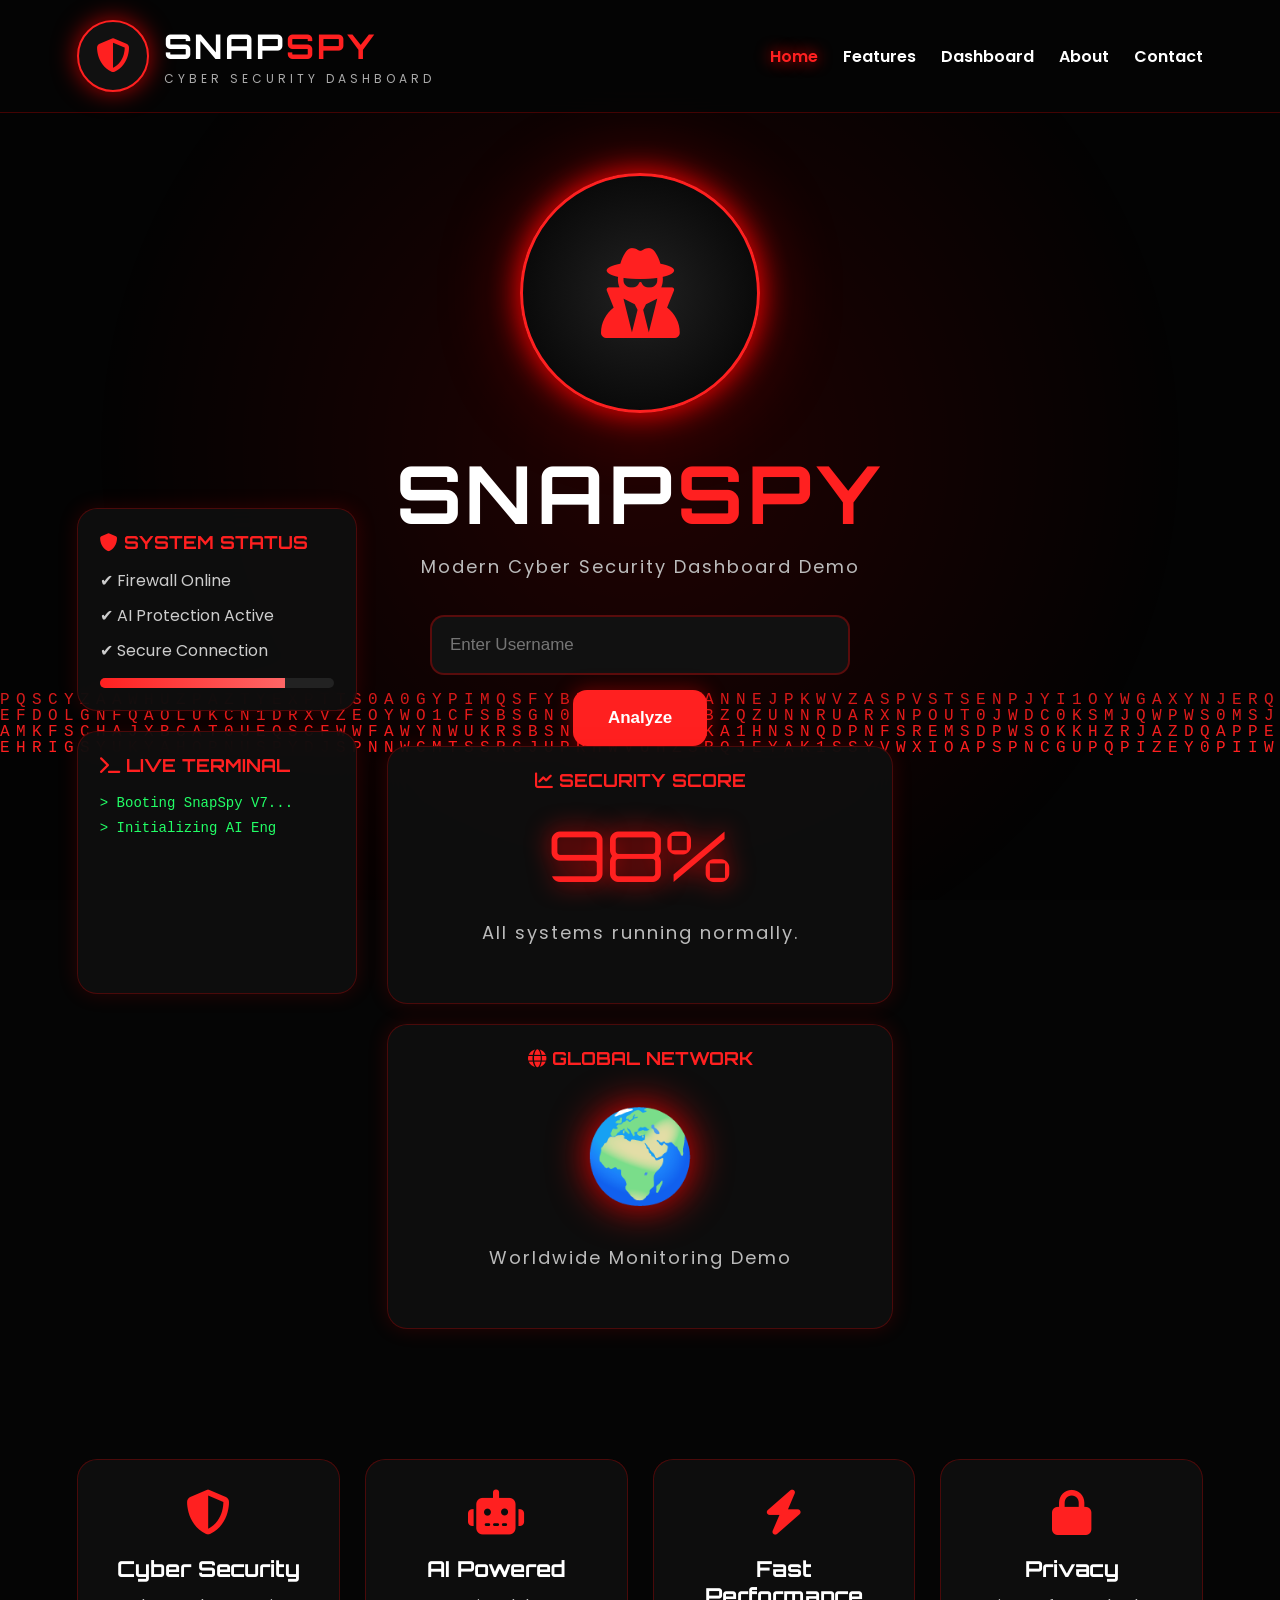
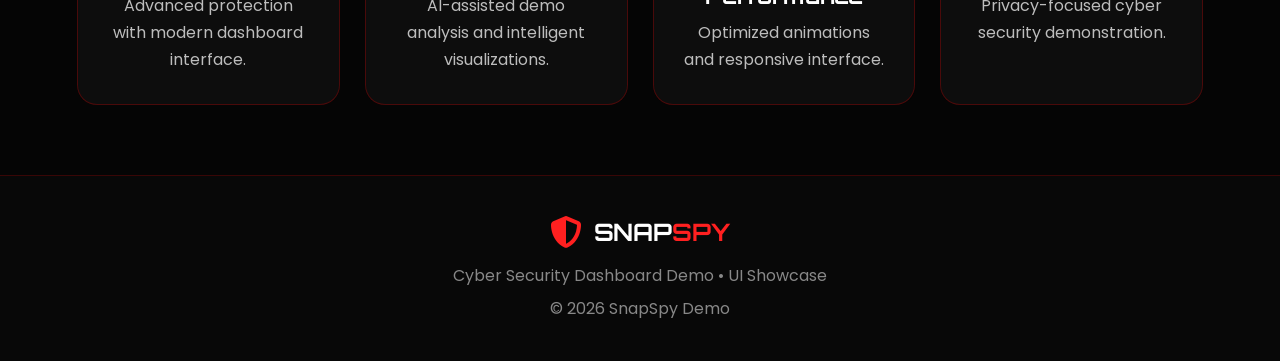
<file: index.html>
<!DOCTYPE html>
<html lang="en">

<head>

<meta charset="UTF-8">

<meta name="viewport" content="width=device-width, initial-scale=1.0">

<title>SnapSpy V7 | Cyber Security Dashboard</title>

<link rel="preconnect" href="https://fonts.googleapis.com">

<link rel="preconnect" href="https://fonts.gstatic.com" crossorigin>

<link href="https://fonts.googleapis.com/css2?family=Orbitron:wght@400;700;900&family=Poppins:wght@300;400;500;600;700&display=swap" rel="stylesheet">

<link rel="stylesheet" href="css/style.css">

<link rel="stylesheet"
href="https://cdnjs.cloudflare.com/ajax/libs/font-awesome/6.5.2/css/all.min.css">

</head>

<body>

<!-- Matrix Background -->

<canvas id="matrix"></canvas>

<div class="overlay"></div>

<!-- Header -->

<header>

<div class="logo">

<div class="logo-circle">

<i class="fa-solid fa-shield-halved"></i>

</div>

<div>

<h2>SNAP<span>SPY</span></h2>

<p>CYBER SECURITY DASHBOARD</p>

</div>

</div>

<nav>

<a class="active">Home</a>

<a>Features</a>

<a>Dashboard</a>

<a>About</a>

<a>Contact</a>

</nav>

<div class="menu">

<i class="fa-solid fa-bars"></i>

</div>

</header>

<!-- Hero -->

<section class="hero">

<div class="left-panel">

<div class="panel">

<h3><i class="fa-solid fa-shield"></i> SYSTEM STATUS</h3>

<p>✔ Firewall Online</p>

<p>✔ AI Protection Active</p>

<p>✔ Secure Connection</p>

<div class="progress">

<div class="bar"></div>

</div>

</div>

<div class="panel">

<h3><i class="fa-solid fa-terminal"></i> LIVE TERMINAL</h3>

<pre id="terminalText"></pre>

</div>

</div>

<div class="center-panel">

<div class="hacker-circle">

<i class="fa-solid fa-user-secret"></i>

</div>

<h1>SNAP<span>SPY</span></h1>

<p>Modern Cyber Security Dashboard Demo</p>

<div class="search-box">

<input
type="text"
id="username"
placeholder="Enter Username">

<button id="analyze">

Analyze

</button>

</div>
<div class="right-panel">

<div class="panel">

<h3><i class="fa-solid fa-chart-line"></i> SECURITY SCORE</h3>

<div class="score">98%</div>

<p>All systems running normally.</p>

</div>

<div class="panel">

<h3><i class="fa-solid fa-globe"></i> GLOBAL NETWORK</h3>

<div class="globe">

🌍

</div>

<p>Worldwide Monitoring Demo</p>

</div>

</div>

</section>

<section class="features">

<div class="card">

<i class="fa-solid fa-shield-halved"></i>

<h3>Cyber Security</h3>

<p>Advanced protection with modern dashboard interface.</p>

</div>

<div class="card">

<i class="fa-solid fa-robot"></i>

<h3>AI Powered</h3>

<p>AI-assisted demo analysis and intelligent visualizations.</p>

</div>

<div class="card">

<i class="fa-solid fa-bolt"></i>

<h3>Fast Performance</h3>

<p>Optimized animations and responsive interface.</p>

</div>

<div class="card">

<i class="fa-solid fa-lock"></i>

<h3>Privacy</h3>

<p>Privacy-focused cyber security demonstration.</p>

</div>

</section>

<footer>

<div class="footer-logo">

<i class="fa-solid fa-shield-halved"></i>

<h2>SNAP<span>SPY</span></h2>

</div>

<p>

Cyber Security Dashboard Demo • UI Showcase

</p>

<p>

© 2026 SnapSpy Demo

</p>

</footer>

<script src="js/app.js"></script>

</body>

</html>
</file>
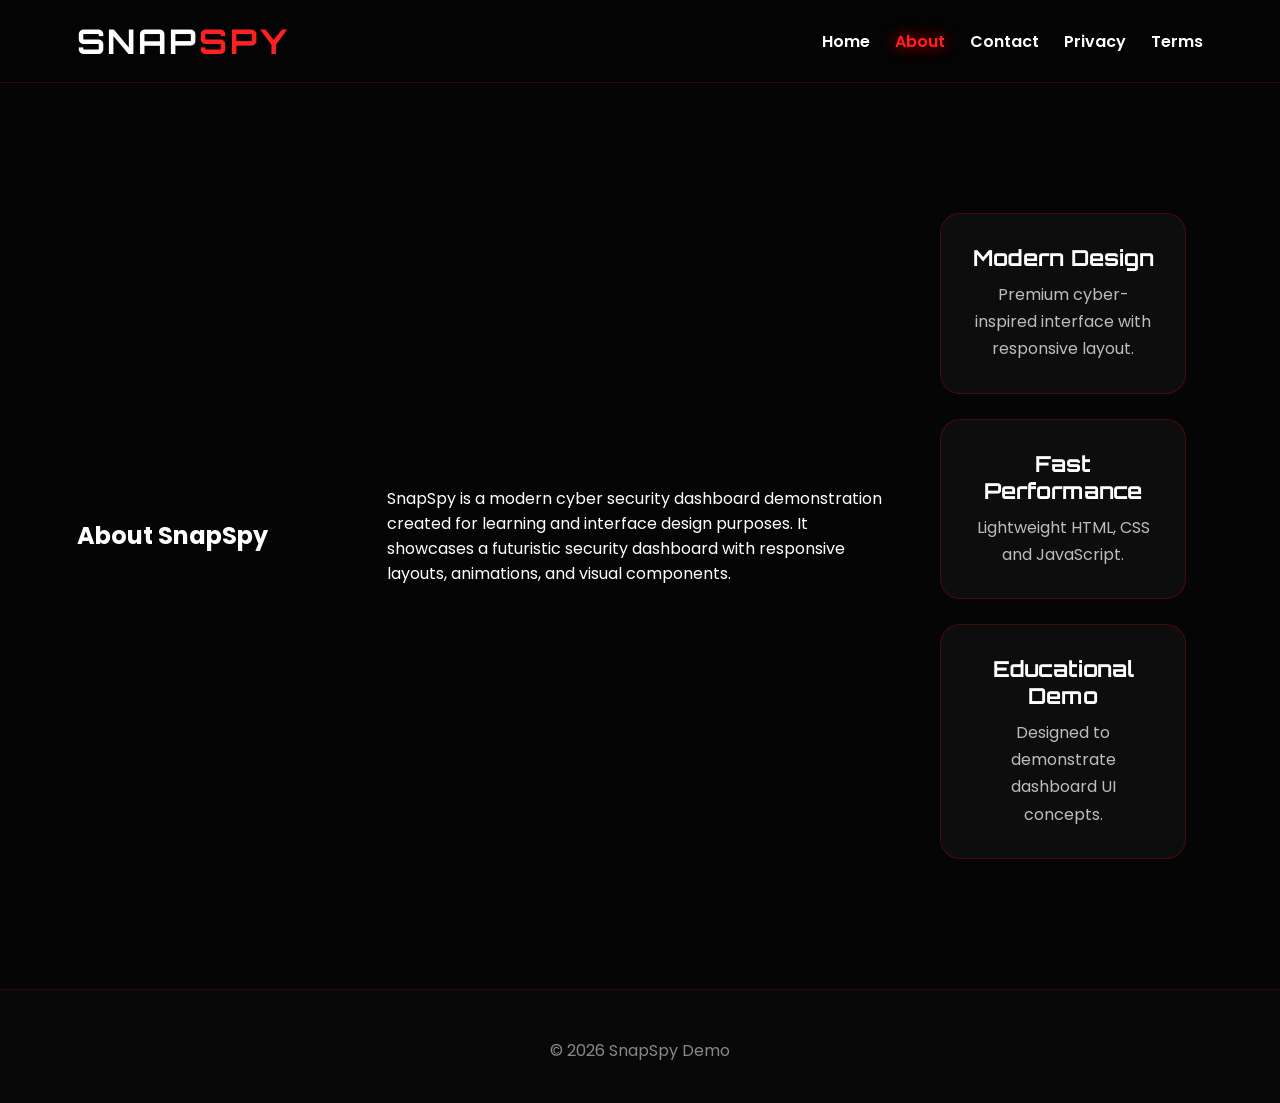
<file: about.html>
<!DOCTYPE html>
<html lang="en">
<head>
<meta charset="UTF-8">
<meta name="viewport" content="width=device-width, initial-scale=1.0">
<title>About | SnapSpy</title>

<link rel="stylesheet" href="css/style.css">

<link href="https://fonts.googleapis.com/css2?family=Orbitron:wght@700&family=Poppins:wght@300;400;600&display=swap" rel="stylesheet">

</head>

<body>

<header>

<div class="logo">
<h2>SNAP<span>SPY</span></h2>
</div>

<nav>
<a href="index.html">Home</a>
<a class="active" href="about.html">About</a>
<a href="contact.html">Contact</a>
<a href="privacy.html">Privacy</a>
<a href="terms.html">Terms</a>
</nav>

</header>

<section class="hero">

<h1>About SnapSpy</h1>

<p>

SnapSpy is a modern cyber security dashboard demonstration created for learning and interface design purposes. It showcases a futuristic security dashboard with responsive layouts, animations, and visual components.

</p>

<div class="features">

<div class="card">
<h3>Modern Design</h3>
<p>Premium cyber-inspired interface with responsive layout.</p>
</div>

<div class="card">
<h3>Fast Performance</h3>
<p>Lightweight HTML, CSS and JavaScript.</p>
</div>

<div class="card">
<h3>Educational Demo</h3>
<p>Designed to demonstrate dashboard UI concepts.</p>
</div>

</div>

</section>

<footer>

<p>© 2026 SnapSpy Demo</p>

</footer>

</body>
</html>
</file>
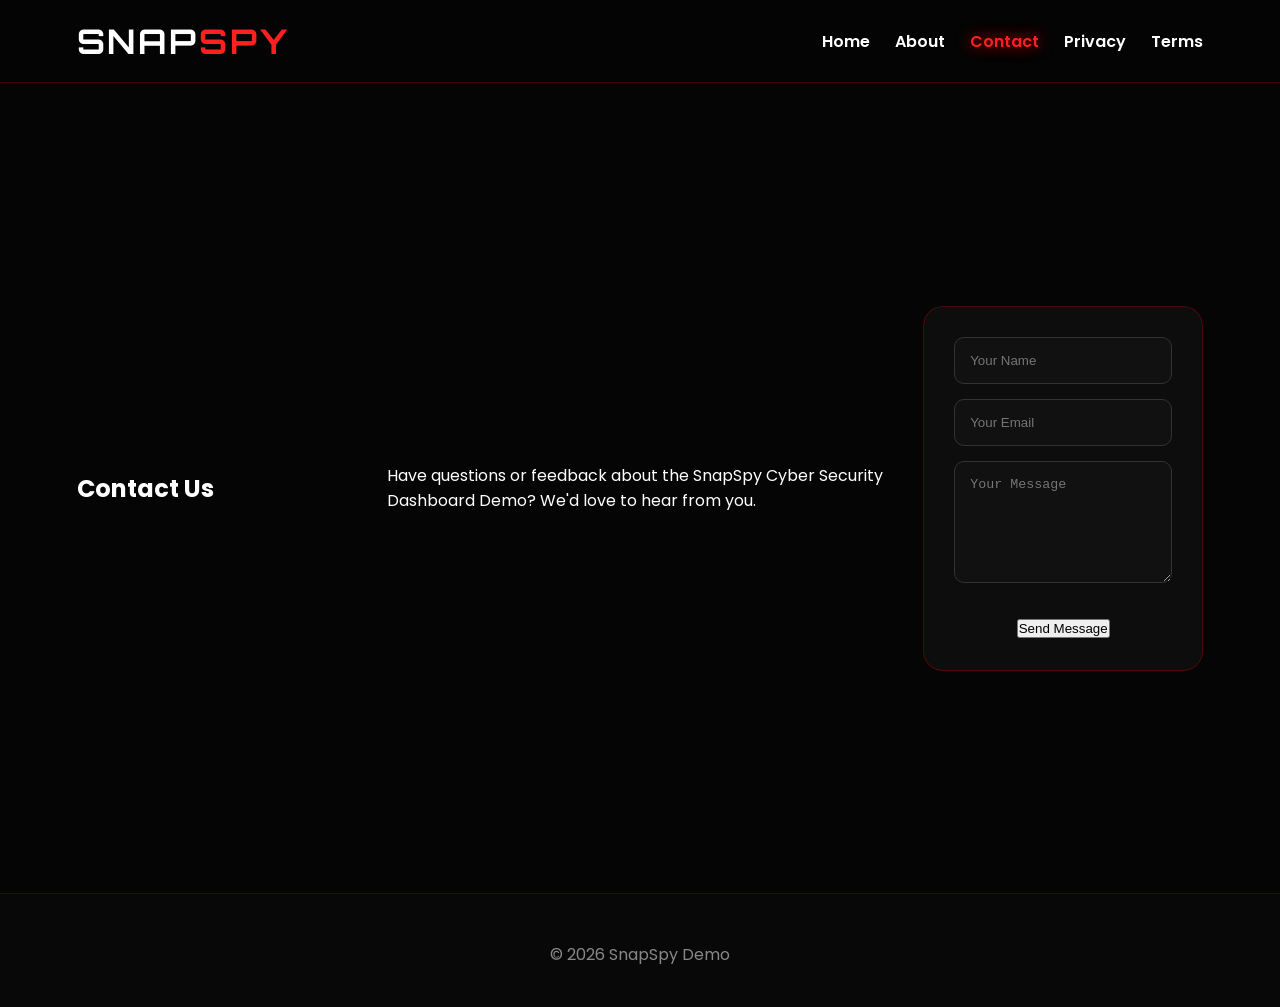
<file: contact.html>
<!DOCTYPE html>
<html lang="en">

<head>

<meta charset="UTF-8">

<meta name="viewport" content="width=device-width, initial-scale=1.0">

<title>Contact | SnapSpy</title>

<link rel="stylesheet" href="css/style.css">

<link href="https://fonts.googleapis.com/css2?family=Orbitron:wght@700&family=Poppins:wght@300;400;600&display=swap" rel="stylesheet">

</head>

<body>

<header>

<div class="logo">

<h2>SNAP<span>SPY</span></h2>

</div>

<nav>

<a href="index.html">Home</a>

<a href="about.html">About</a>

<a class="active" href="contact.html">Contact</a>

<a href="privacy.html">Privacy</a>

<a href="terms.html">Terms</a>

</nav>

</header>

<section class="hero">

<h1>Contact Us</h1>

<p>

Have questions or feedback about the SnapSpy Cyber Security Dashboard Demo? We'd love to hear from you.

</p>

<div class="card" style="max-width:700px;margin:40px auto;">

<form>

<input
type="text"
placeholder="Your Name"
style="width:100%;padding:15px;margin-bottom:15px;border-radius:10px;border:1px solid #333;background:#111;color:#fff;">

<input
type="email"
placeholder="Your Email"
style="width:100%;padding:15px;margin-bottom:15px;border-radius:10px;border:1px solid #333;background:#111;color:#fff;">

<textarea
rows="6"
placeholder="Your Message"
style="width:100%;padding:15px;border-radius:10px;border:1px solid #333;background:#111;color:#fff;"></textarea>

<br><br>

<button
type="button"
id="sendMessage">

Send Message

</button>

</form>

</div>

</section>

<footer>

<p>© 2026 SnapSpy Demo</p>

</footer>

<script>

document.getElementById("sendMessage").onclick=function(){

alert("Demo Mode: Message submitted successfully.");

}

</script>

</body>

</html>
</file>
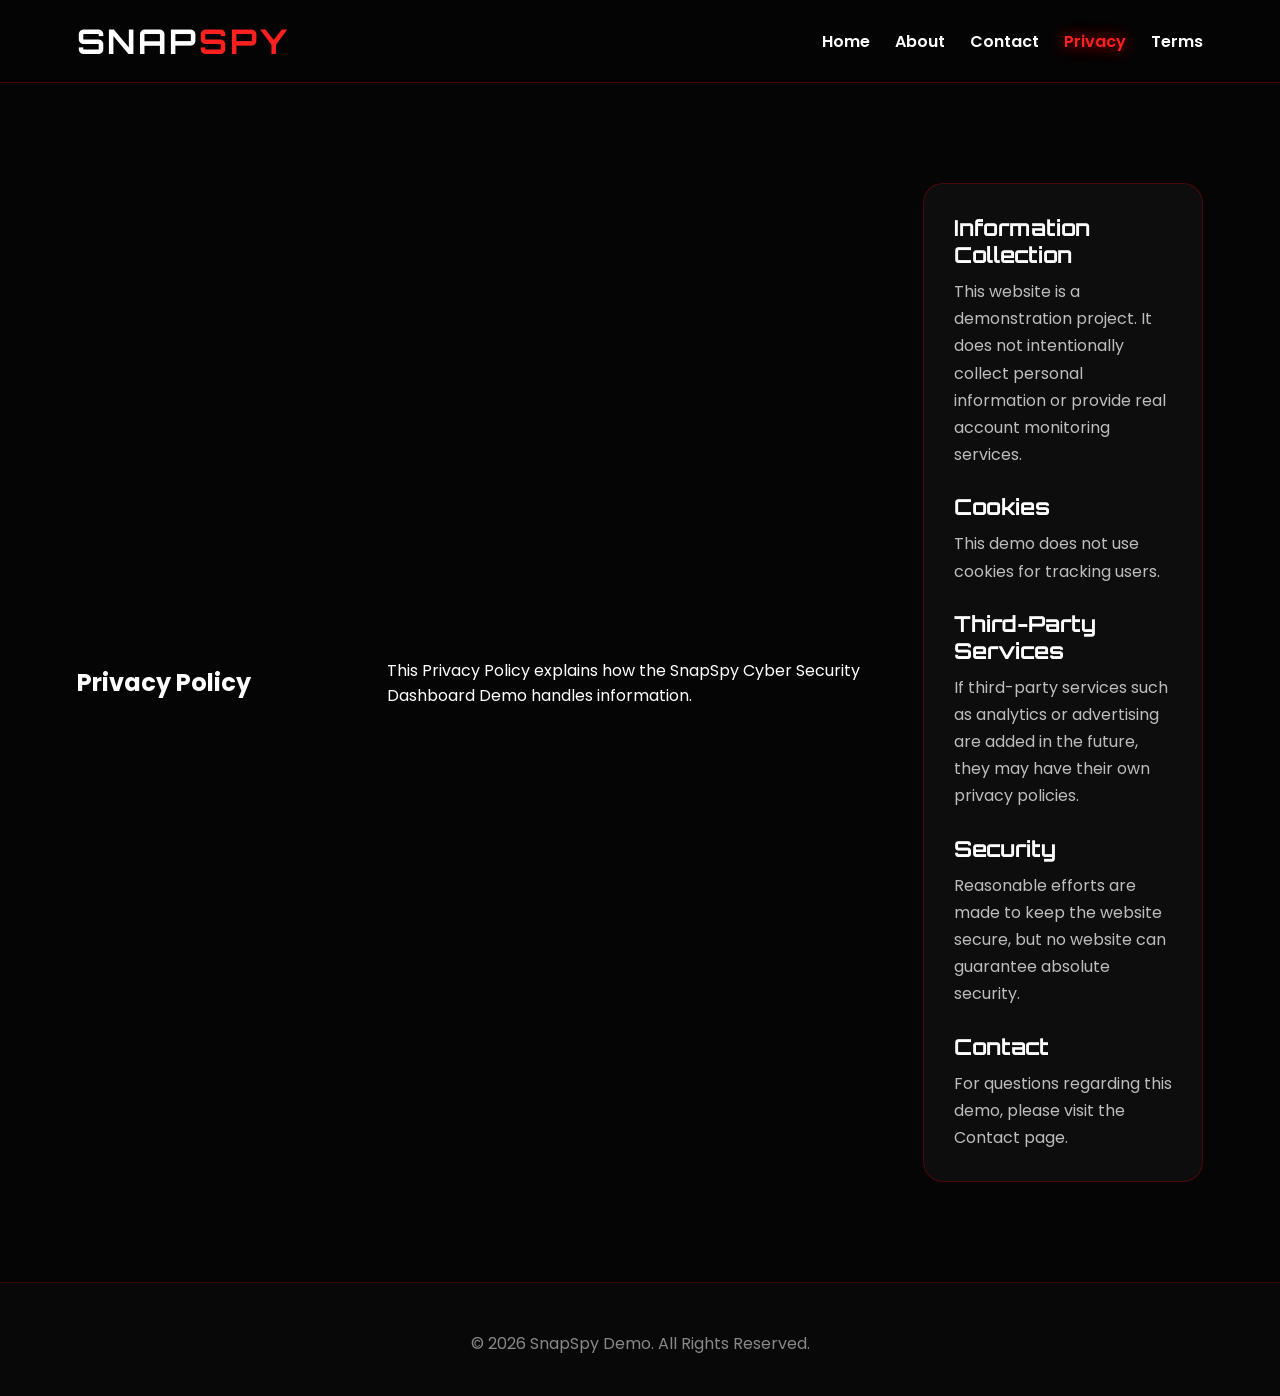
<file: privacy.html>
<!DOCTYPE html>
<html lang="en">

<head>

<meta charset="UTF-8">

<meta name="viewport" content="width=device-width, initial-scale=1.0">

<title>Privacy Policy | SnapSpy</title>

<link rel="stylesheet" href="css/style.css">

<link href="https://fonts.googleapis.com/css2?family=Orbitron:wght@700&family=Poppins:wght@300;400;600&display=swap" rel="stylesheet">

</head>

<body>

<header>

<div class="logo">

<h2>SNAP<span>SPY</span></h2>

</div>

<nav>

<a href="index.html">Home</a>

<a href="about.html">About</a>

<a href="contact.html">Contact</a>

<a class="active" href="privacy.html">Privacy</a>

<a href="terms.html">Terms</a>

</nav>

</header>

<section class="hero">

<h1>Privacy Policy</h1>

<p>

This Privacy Policy explains how the SnapSpy Cyber Security Dashboard Demo handles information.

</p>

<div class="card" style="max-width:900px;margin:40px auto;text-align:left;">

<h3>Information Collection</h3>

<p>

This website is a demonstration project. It does not intentionally collect personal information or provide real account monitoring services.

</p>

<br>

<h3>Cookies</h3>

<p>

This demo does not use cookies for tracking users.

</p>

<br>

<h3>Third-Party Services</h3>

<p>

If third-party services such as analytics or advertising are added in the future, they may have their own privacy policies.

</p>

<br>

<h3>Security</h3>

<p>

Reasonable efforts are made to keep the website secure, but no website can guarantee absolute security.

</p>

<br>

<h3>Contact</h3>

<p>

For questions regarding this demo, please visit the Contact page.

</p>

</div>

</section>

<footer>

<p>© 2026 SnapSpy Demo. All Rights Reserved.</p>

</footer>

</body>

</html>
</file>
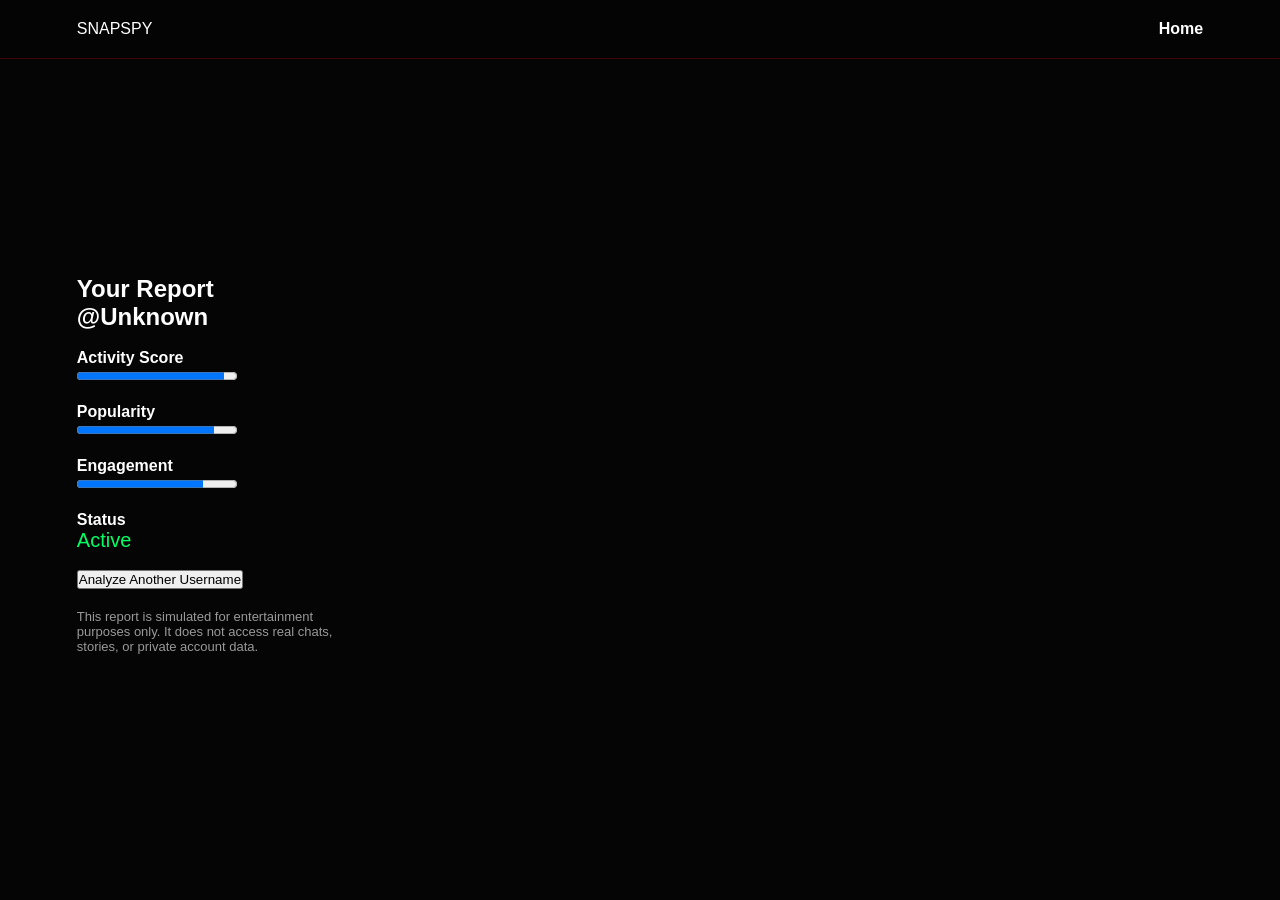
<file: report.html>
<!DOCTYPE html>
<html lang="en">
<head>
<meta charset="UTF-8">
<meta name="viewport" content="width=device-width, initial-scale=1.0">
<title>SnapSpy - Report</title>
<link rel="stylesheet" href="css/style.css">
</head>

<body>

<header>

<div class="logo">SNAPSPY</div>

<nav>

<a href="index.html">Home</a>

</nav>

</header>

<section class="hero">

<div class="glass">

<h1>Your Report</h1>

<h2 id="userName">@Username</h2>

<br>

<p><b>Activity Score</b></p>
<progress value="92" max="100"></progress>

<br><br>

<p><b>Popularity</b></p>
<progress value="86" max="100"></progress>

<br><br>

<p><b>Engagement</b></p>
<progress value="79" max="100"></progress>

<br><br>

<p><b>Status</b></p>

<p style="color:#00ff66;font-size:20px;">
Active
</p>

<br>

<button onclick="window.location='index.html'">

Analyze Another Username

</button>

<p style="margin-top:20px;color:#999;font-size:13px;">
This report is simulated for entertainment purposes only. It does not access real chats, stories, or private account data.
</p>

</div>

</section>

<script>

const username =
localStorage.getItem("snapspy_username") || "Unknown";

document.getElementById("userName").innerHTML =
"@" + username;

</script>

</body>
</html>
</file>
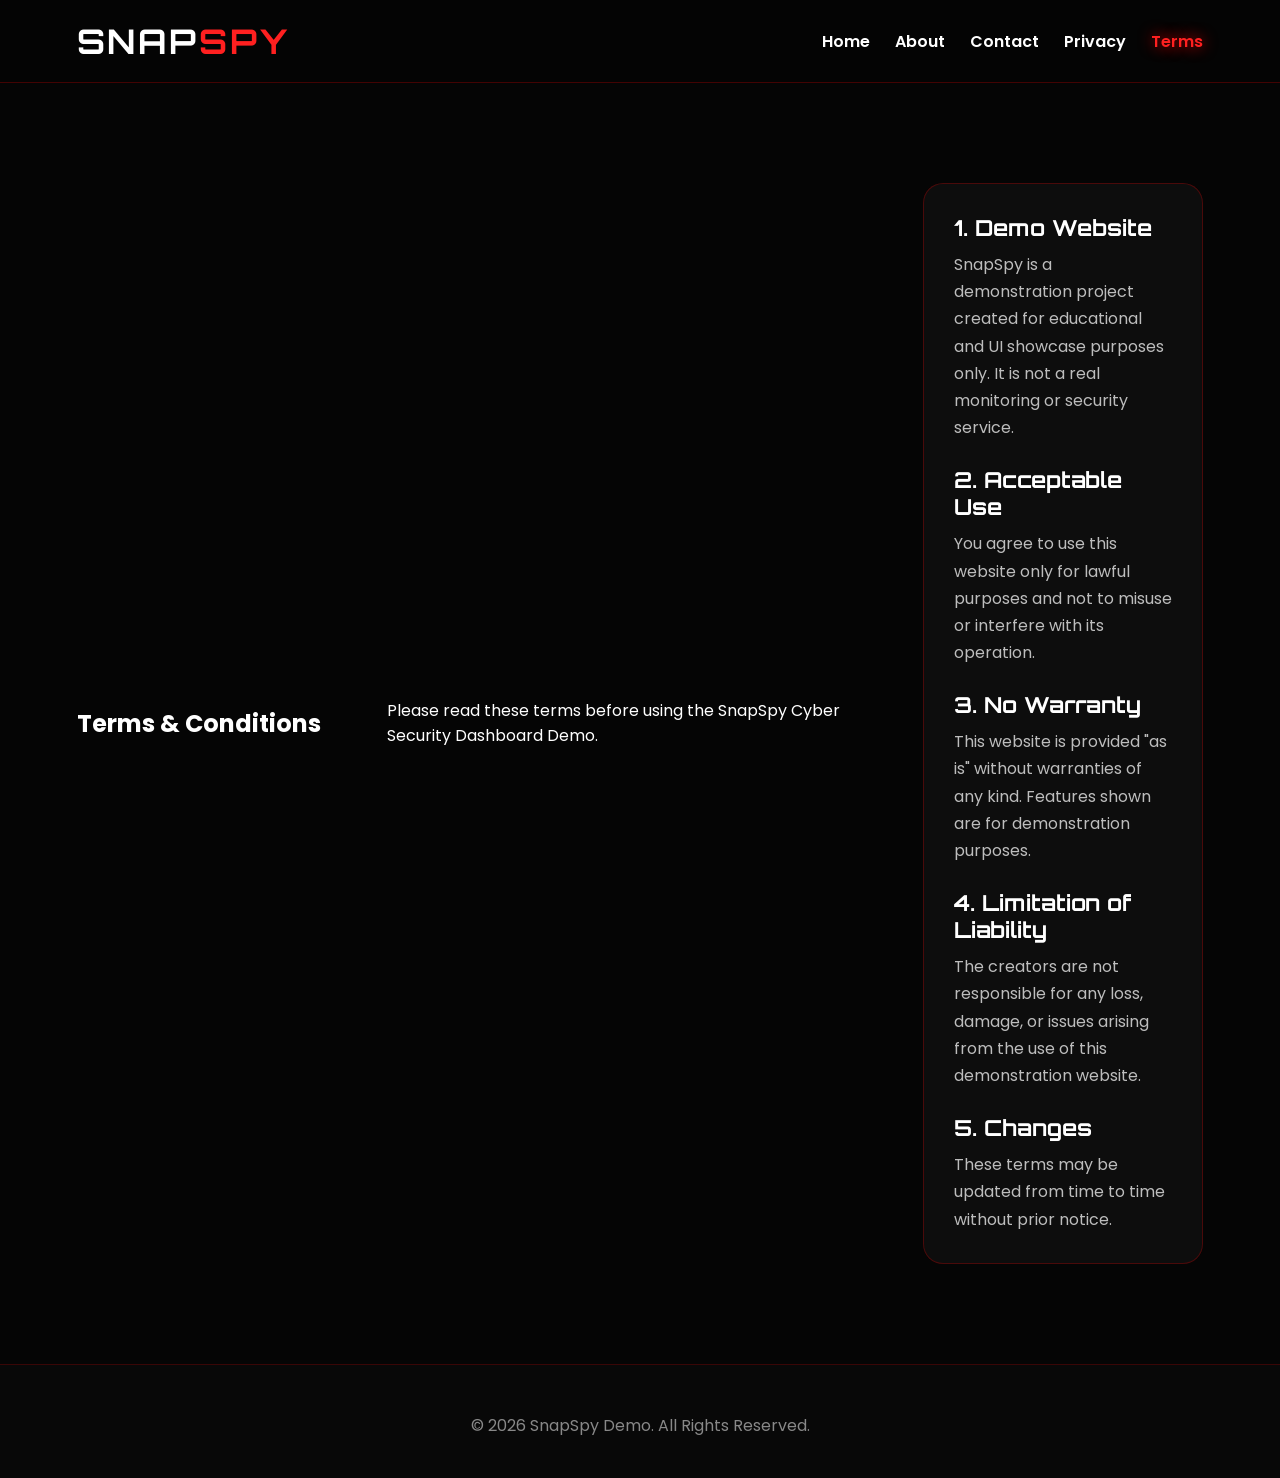
<file: terms.html>
<!DOCTYPE html>
<html lang="en">

<head>

<meta charset="UTF-8">

<meta name="viewport" content="width=device-width, initial-scale=1.0">

<title>Terms & Conditions | SnapSpy</title>

<link rel="stylesheet" href="css/style.css">

<link href="https://fonts.googleapis.com/css2?family=Orbitron:wght@700&family=Poppins:wght@300;400;600&display=swap" rel="stylesheet">

</head>

<body>

<header>

<div class="logo">

<h2>SNAP<span>SPY</span></h2>

</div>

<nav>

<a href="index.html">Home</a>

<a href="about.html">About</a>

<a href="contact.html">Contact</a>

<a href="privacy.html">Privacy</a>

<a class="active" href="terms.html">Terms</a>

</nav>

</header>

<section class="hero">

<h1>Terms & Conditions</h1>

<p>

Please read these terms before using the SnapSpy Cyber Security Dashboard Demo.

</p>

<div class="card" style="max-width:900px;margin:40px auto;text-align:left;">

<h3>1. Demo Website</h3>

<p>

SnapSpy is a demonstration project created for educational and UI showcase purposes only. It is not a real monitoring or security service.

</p>

<br>

<h3>2. Acceptable Use</h3>

<p>

You agree to use this website only for lawful purposes and not to misuse or interfere with its operation.

</p>

<br>

<h3>3. No Warranty</h3>

<p>

This website is provided "as is" without warranties of any kind. Features shown are for demonstration purposes.

</p>

<br>

<h3>4. Limitation of Liability</h3>

<p>

The creators are not responsible for any loss, damage, or issues arising from the use of this demonstration website.

</p>

<br>

<h3>5. Changes</h3>

<p>

These terms may be updated from time to time without prior notice.

</p>

</div>

</section>

<footer>

<p>© 2026 SnapSpy Demo. All Rights Reserved.</p>

</footer>

</body>

</html>
</file>
<file: css/style.css>
/* =====================================
   SNAPSPY V7
   CYBER SECURITY THEME
===================================== */

*{
margin:0;
padding:0;
box-sizing:border-box;
}

html{
scroll-behavior:smooth;
}

body{

font-family:'Poppins',sans-serif;

background:#050505;

color:#fff;

overflow-x:hidden;

position:relative;

}

/* MATRIX */

#matrix{

position:fixed;

top:0;
left:0;

width:100%;
height:100%;

z-index:-3;

}

/* RED OVERLAY */

.overlay{

position:fixed;

inset:0;

background:
radial-gradient(circle at center,
rgba(255,0,0,.12),
transparent 70%);

z-index:-2;

}

/* HEADER */

header{

display:flex;

justify-content:space-between;

align-items:center;

padding:20px 6%;

position:sticky;

top:0;

background:rgba(5,5,5,.92);

backdrop-filter:blur(15px);

border-bottom:1px solid rgba(255,0,0,.25);

z-index:999;

}

/* LOGO */

.logo{

display:flex;

align-items:center;

gap:15px;

}

.logo-circle{

width:72px;

height:72px;

border-radius:50%;

display:flex;

justify-content:center;

align-items:center;

background:#111;

border:2px solid #ff2020;

color:#ff2020;

font-size:34px;

box-shadow:
0 0 25px rgba(255,0,0,.7);

animation:pulse 2s infinite;

}

@keyframes pulse{

50%{

transform:scale(1.08);

box-shadow:
0 0 40px rgba(255,0,0,1);

}

}

.logo h2{

font-family:'Orbitron',sans-serif;

font-size:34px;

letter-spacing:3px;

}

.logo span{

color:#ff2020;

}

.logo p{

font-size:12px;

letter-spacing:4px;

color:#aaa;

margin-top:3px;

}

/* NAVIGATION */

nav{

display:flex;

gap:25px;

}

nav a{

color:#fff;

text-decoration:none;

font-weight:600;

transition:.3s;

cursor:pointer;

}

nav a:hover,
nav .active{

color:#ff2020;

text-shadow:0 0 15px red;

}

.menu{

display:none;

font-size:30px;

color:#ff2020;

cursor:pointer;

}
/* =====================================
   HERO SECTION
===================================== */

.hero{

display:grid;

grid-template-columns:280px 1fr 280px;

gap:30px;

padding:60px 6%;

align-items:center;

min-height:90vh;

}

.left-panel,
.right-panel{

display:flex;

flex-direction:column;

gap:20px;

}

.panel{

background:rgba(15,15,15,.9);

border:1px solid rgba(255,0,0,.25);

border-radius:20px;

padding:22px;

backdrop-filter:blur(15px);

box-shadow:0 0 20px rgba(255,0,0,.15);

transition:.35s;

}

.panel:hover{

transform:translateY(-6px);

border-color:#ff2020;

box-shadow:0 0 30px rgba(255,0,0,.45);

}

.panel h3{

font-family:'Orbitron',sans-serif;

font-size:18px;

color:#ff2020;

margin-bottom:15px;

}

.panel p{

margin:10px 0;

color:#ccc;

}

/* CENTER */

.center-panel{

text-align:center;

}

.hacker-circle{

width:240px;

height:240px;

margin:0 auto 30px;

border-radius:50%;

display:flex;

justify-content:center;

align-items:center;

background:radial-gradient(circle,#222,#000);

border:3px solid #ff2020;

font-size:90px;

color:#ff2020;

box-shadow:
0 0 30px red,
0 0 80px rgba(255,0,0,.35);

animation:rotateGlow 6s linear infinite;

}

@keyframes rotateGlow{

50%{

box-shadow:
0 0 60px red,
0 0 120px rgba(255,0,0,.45);

}

}

.center-panel h1{

font-family:'Orbitron',sans-serif;

font-size:80px;

letter-spacing:5px;

margin-bottom:10px;

}

.center-panel h1 span{

color:#ff2020;

}

.center-panel p{

font-size:18px;

color:#bbb;

margin-bottom:35px;

letter-spacing:2px;

}

/* SEARCH */

.search-box{

display:flex;

justify-content:center;

gap:15px;

flex-wrap:wrap;

}

.search-box input{

width:420px;

max-width:100%;

padding:18px;

background:#111;

border:2px solid rgba(255,0,0,.3);

border-radius:14px;

color:#fff;

font-size:17px;

outline:none;

transition:.3s;

}

.search-box input:focus{

border-color:#ff2020;

box-shadow:0 0 20px rgba(255,0,0,.4);

}

.search-box button{

padding:18px 35px;

background:#ff2020;

border:none;

border-radius:14px;

color:#fff;

font-size:17px;

font-weight:bold;

cursor:pointer;

transition:.3s;

box-shadow:0 0 20px rgba(255,0,0,.4);

}

.search-box button:hover{

transform:translateY(-4px);

box-shadow:0 0 35px red;

}

/* PROGRESS */

.progress{

height:10px;

background:#222;

border-radius:30px;

overflow:hidden;

margin-top:15px;

}

.bar{

width:90%;

height:100%;

background:linear-gradient(90deg,#ff2020,#ff6666);

animation:progress 3s infinite alternate;

}

@keyframes progress{

from{width:65%;}

to{width:95%;}

}
/* =====================================
   FEATURES
===================================== */

.features{
padding:70px 6%;
display:grid;
grid-template-columns:repeat(auto-fit,minmax(240px,1fr));
gap:25px;
}

.card{
background:rgba(15,15,15,.92);
border:1px solid rgba(255,0,0,.25);
border-radius:20px;
padding:30px;
text-align:center;
transition:.35s;
backdrop-filter:blur(10px);
}

.card:hover{
transform:translateY(-8px);
border-color:#ff2020;
box-shadow:0 0 35px rgba(255,0,0,.45);
}

.card i{
font-size:45px;
color:#ff2020;
margin-bottom:20px;
}

.card h3{
font-family:'Orbitron',sans-serif;
margin-bottom:10px;
font-size:22px;
}

.card p{
color:#bdbdbd;
line-height:1.7;
}

/* =====================================
   SCORE
===================================== */

.score{
font-size:70px;
font-family:'Orbitron',sans-serif;
color:#ff2020;
text-align:center;
margin:20px 0;
text-shadow:0 0 25px red;
}

/* =====================================
   GLOBE
===================================== */

.globe{
font-size:90px;
text-align:center;
margin:20px 0;
animation:spin 12s linear infinite;
filter:drop-shadow(0 0 20px red);
}

@keyframes spin{

from{
transform:rotate(0deg);
}

to{
transform:rotate(360deg);
}

}

/* =====================================
   TERMINAL
===================================== */

#terminalText{

min-height:180px;

font-family:monospace;

color:#22ff66;

font-size:14px;

line-height:1.8;

white-space:pre-wrap;

}

/* =====================================
   FOOTER
===================================== */

footer{

padding:40px 20px;

text-align:center;

border-top:1px solid rgba(255,0,0,.2);

background:#080808;

}

.footer-logo{

display:flex;

justify-content:center;

align-items:center;

gap:12px;

margin-bottom:15px;

}

.footer-logo i{

font-size:32px;

color:#ff2020;

}

.footer-logo h2{

font-family:'Orbitron',sans-serif;

}

.footer-logo span{

color:#ff2020;

}

footer p{

color:#888;

margin-top:8px;

}

/* =====================================
   MOBILE
===================================== */

@media(max-width:900px){

header{

flex-direction:column;

gap:20px;

}

nav{

flex-wrap:wrap;

justify-content:center;

}

.hero{

grid-template-columns:1fr;

padding:30px 20px;

}

.center-panel h1{

font-size:46px;

}

.hacker-circle{

width:180px;

height:180px;

font-size:70px;

}

.search-box{

flex-direction:column;

}

.search-box input,
.search-box button{

width:100%;

}

.features{

grid-template-columns:1fr;

}

}
</file>
